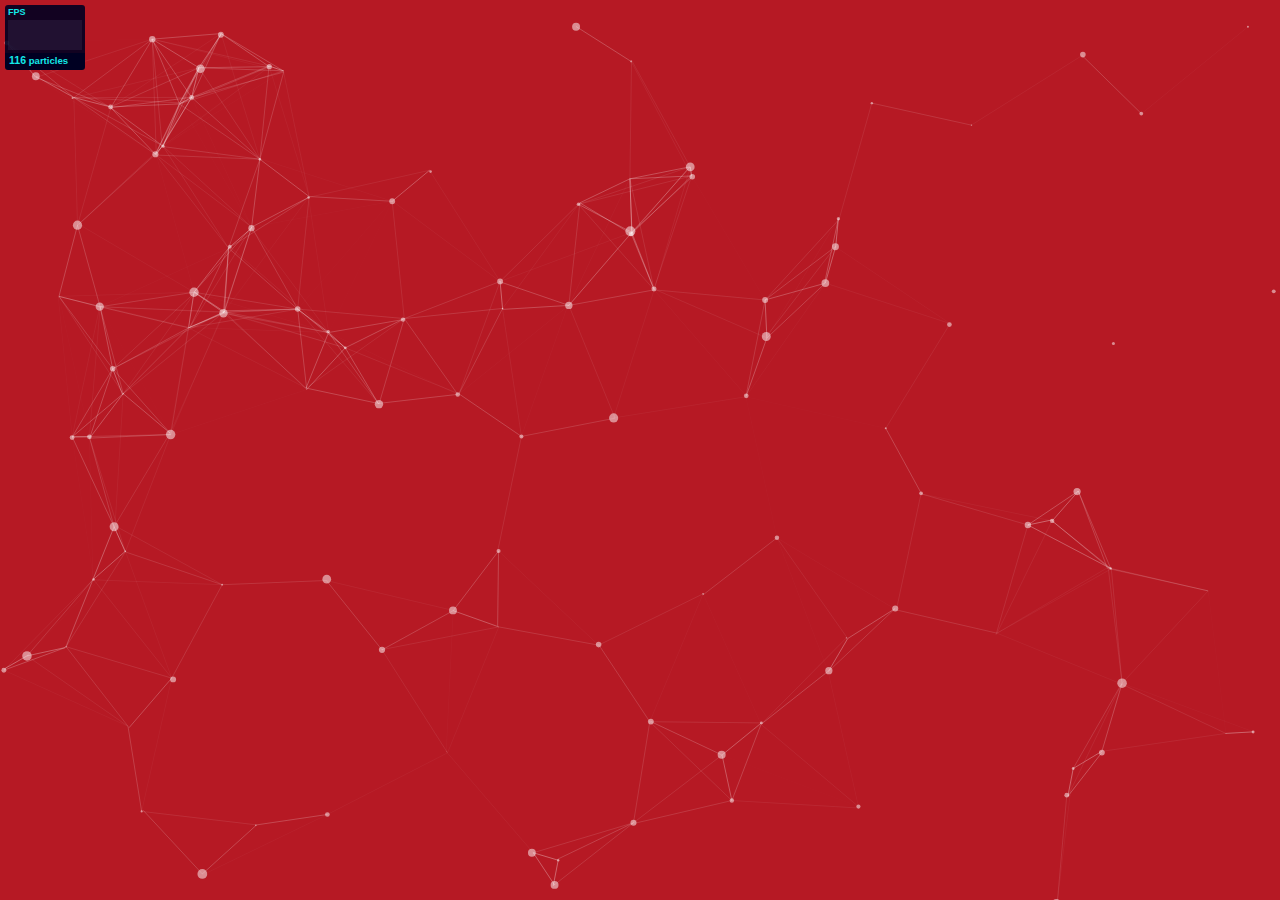
<file: particles.js-master/particles.js-master/demo/index.html>
<!DOCTYPE html>
<html lang="en">
<head>
  <meta charset="utf-8">
  <title>particles.js</title>
  <meta name="description" content="particles.js is a lightweight JavaScript library for creating particles.">
  <meta name="author" content="Vincent Garreau" />
  <meta name="viewport" content="width=device-width, initial-scale=1.0, minimum-scale=1.0, maximum-scale=1.0, user-scalable=no">
  <link rel="stylesheet" media="screen" href="css/style.css">
</head>
<body>

<!-- count particles -->
<div class="count-particles">
  <span class="js-count-particles">--</span> particles
</div>

<!-- particles.js container -->
<div id="particles-js"></div>

<!-- scripts -->
<script src="../particles.js"></script>
<script src="js/app.js"></script>

<!-- stats.js -->
<script src="js/lib/stats.js"></script>
<script>
  var count_particles, stats, update;
  stats = new Stats;
  stats.setMode(0);
  stats.domElement.style.position = 'absolute';
  stats.domElement.style.left = '0px';
  stats.domElement.style.top = '0px';
  document.body.appendChild(stats.domElement);
  count_particles = document.querySelector('.js-count-particles');
  update = function() {
    stats.begin();
    stats.end();
    if (window.pJSDom[0].pJS.particles && window.pJSDom[0].pJS.particles.array) {
      count_particles.innerText = window.pJSDom[0].pJS.particles.array.length;
    }
    requestAnimationFrame(update);
  };
  requestAnimationFrame(update);
</script>

</body>
</html>
</file>
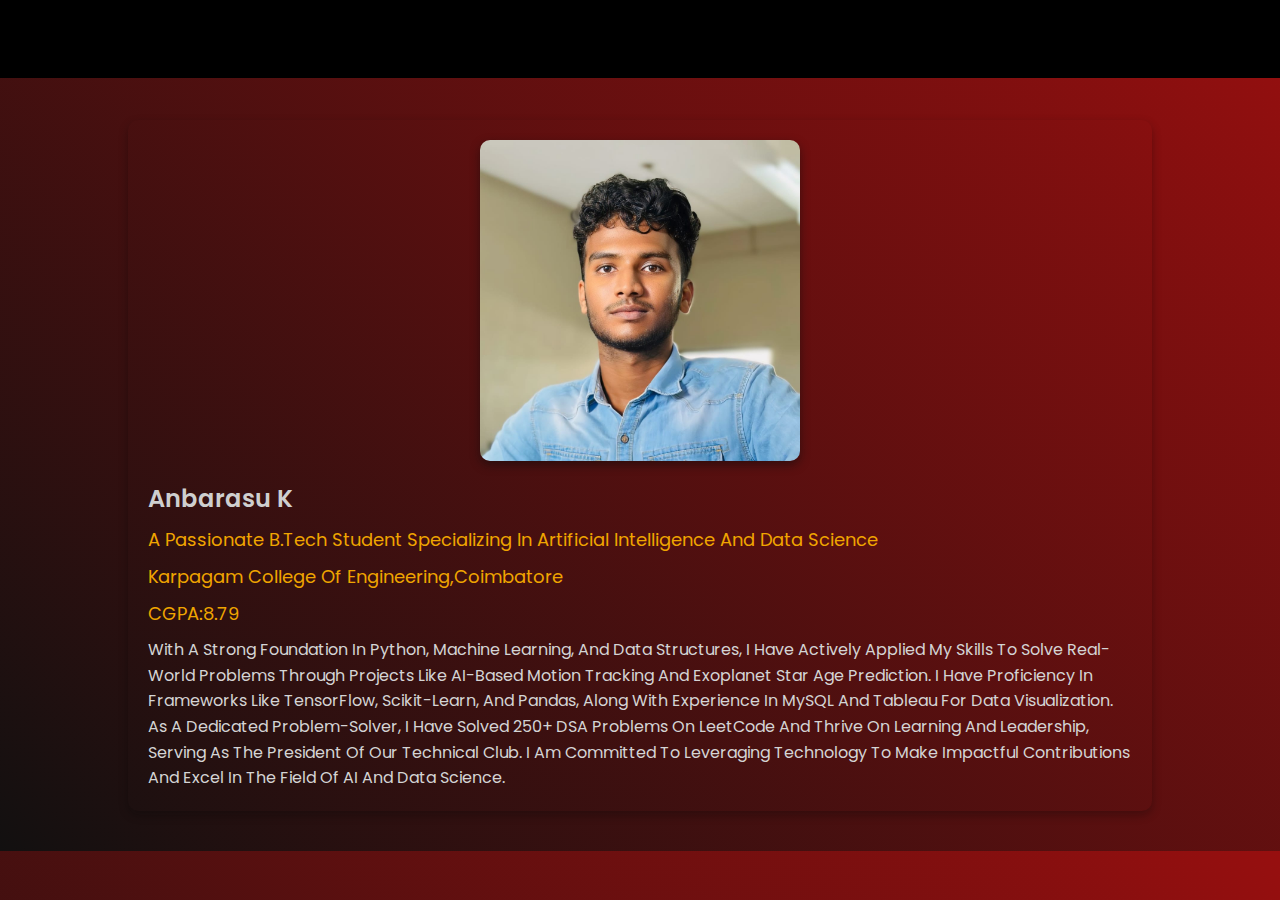
<file: about.html>
<!doctype html>
<html lang="en">
<head>
    <meta charset="UTF-8">
    <meta http-equiv="X-UA-Compatible" content="IE=edge">
    <meta name="viewport" content="width=device-width, initial-scale=1.0">
    <title>Portfolio</title>
    <link href='https://unpkg.com/boxicons@2.1.4/css/boxicons.min.css' rel='stylesheet'>
    <link rel="stylesheet" href="about.css">
    <script>
            function toggleMenu() {
                document.querySelector('.navbar').classList.toggle('active');
            }
        </script>
</head>
<body>
    <header class="header">
        <a href="#" class="logo">Portfolio</a>
         <div class="menu-toggle" onclick="toggleMenu()">
                <i class='bx bx-menu'></i>
            </div>
        <nav class="navbar">
            <a href="index.html" style="--i:1;" class="active">Home</a>
            <a href="about.html" style="--i:2;">About</a>
            <a href="Skills.html" style="--i:3;">Skills</a>
            <a href="project.html" style="--i:4;">Projects</a>
            <a href="contact.html" style="--i:5;">Contact</a>
        </nav>
    </header>
    <section class="home">
        <div class="pro1">
            <div class="pro1-img">
                <img src="me.png.jpg" alt="Motion Tracking">
            </div>
            <div class="pro1-text">
                <h4>Anbarasu K</h4>
                <h6>A passionate B.Tech student specializing in Artificial Intelligence and Data Science</h6>
                <h6>Karpagam College of Engineering,Coimbatore</h6>
                <h6>CGPA:8.79</h6>
                <p>With a strong foundation in Python, Machine Learning, and Data Structures, I have actively applied my skills to solve real-world problems through projects like AI-based motion tracking and exoplanet star age prediction.

                    I have proficiency in frameworks like TensorFlow, Scikit-Learn, and Pandas, along with experience in MySQL and Tableau for data visualization. As a dedicated problem-solver, I have solved 250+ DSA problems on LeetCode and thrive on learning and leadership, serving as the President of our Technical Club.
                    
                    I am committed to leveraging technology to make impactful contributions and excel in the field of AI and Data Science.</p>
            </div>
        </div>
    </section>
</body>
</html>
</file>
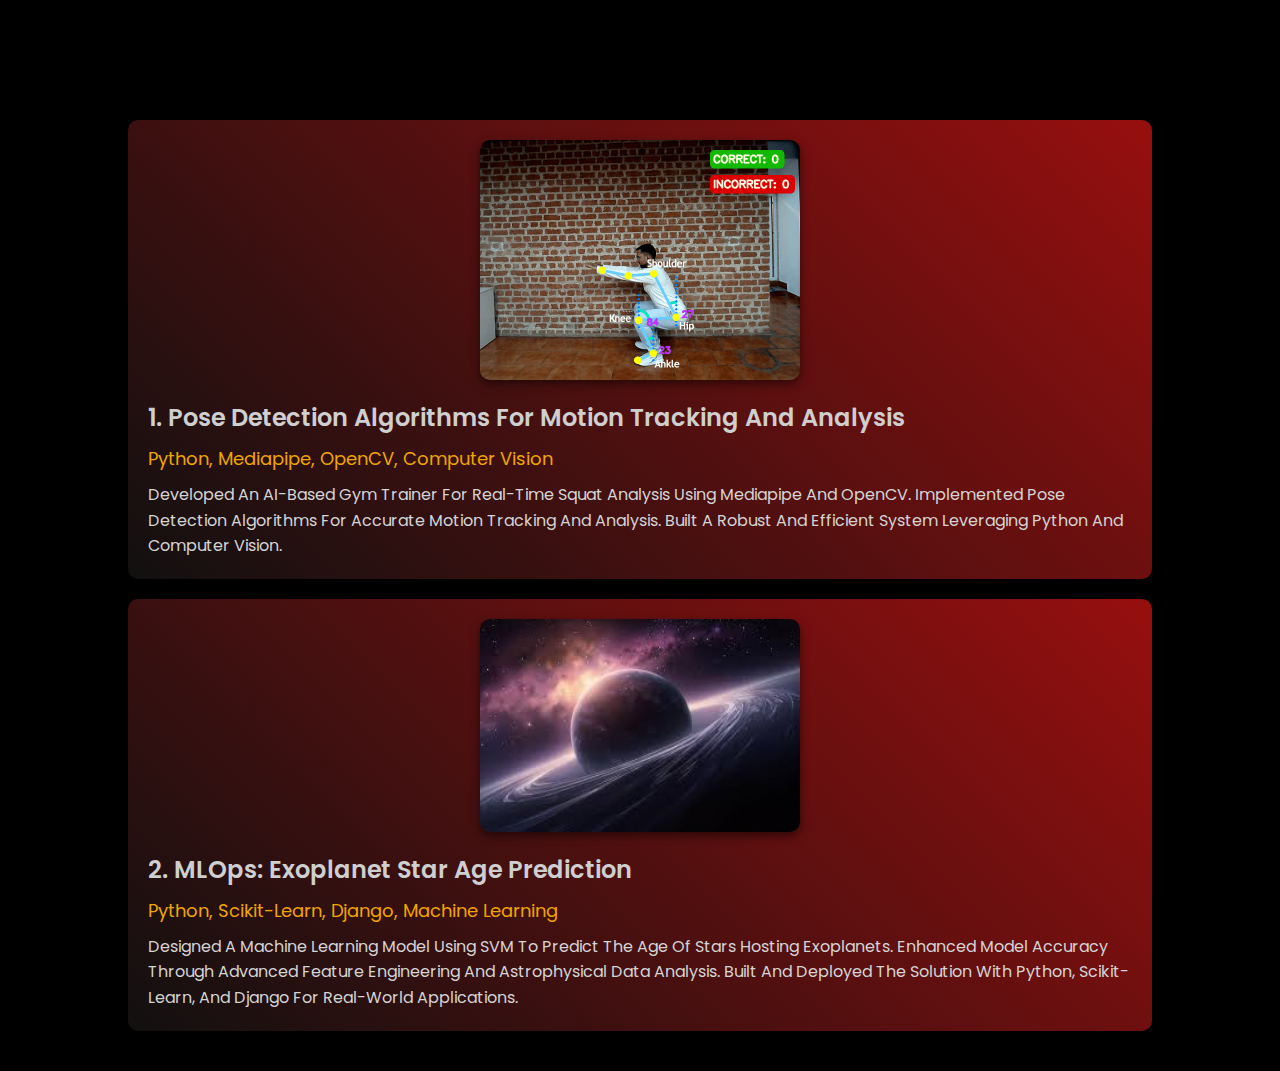
<file: project.html>
<!doctype html>
<html lang="en">
<head>
    <meta charset="UTF-8">
    <meta http-equiv="X-UA-Compatible" content="IE=edge">
    <meta name="viewport" content="width=device-width, initial-scale=1.0">
    <title>Portfolio</title>
    <link href='https://unpkg.com/boxicons@2.1.4/css/boxicons.min.css' rel='stylesheet'>
    <link rel="stylesheet" href="project.css">
    <script>
            function toggleMenu() {
                document.querySelector('.navbar').classList.toggle('active');
            }
        </script>
</head>
<body>
    <header class="header">
        <a href="#" class="logo">Portfolio</a>
        <div class="menu-toggle" onclick="toggleMenu()">
                <i class='bx bx-menu'></i>
            </div>
        <nav class="navbar">
            <a href="index.html" style="--i:1;" class="active">Home</a>
            <a href="about.html" style="--i:2;">About</a>
            <a href="Skills.html" style="--i:3;">Skills</a>
            <a href="project.html" style="--i:4;">Projects</a>
            <a href="contact.html" style="--i:5;">Contact</a>
        </nav>
    </header>
    <section class="home">
        <div class="pro1">
            <div class="pro1-img">
                <img src="motion.png" alt="Motion Tracking">
            </div>
            <div class="pro1-text">
                <h4>1. Pose Detection Algorithms for Motion Tracking and Analysis</h4>
                <h6>Python, Mediapipe, OpenCV, Computer Vision</h6>
                <p>Developed an AI-based gym trainer for real-time squat analysis using Mediapipe and OpenCV. Implemented pose detection algorithms for accurate motion tracking and analysis. Built a robust and efficient system leveraging Python and Computer Vision.</p>
            </div>
        </div>
        <div class="pro2">
            <div class="pro2-img">
                <img src="pro2.png" alt="Exoplanet Star Age Prediction">
            </div>
            <div class="pro2-text">
                <h4>2. MLOps: Exoplanet Star Age Prediction</h4>
                <h6>Python, scikit-learn, Django, Machine Learning</h6>
                <p>Designed a machine learning model using SVM to predict the age of stars hosting exoplanets. Enhanced model accuracy through advanced feature engineering and astrophysical data analysis. Built and deployed the solution with Python, scikit-learn, and Django for real-world applications.</p>
            </div>
        </div>
    </section>
</body>
</html>
</file>
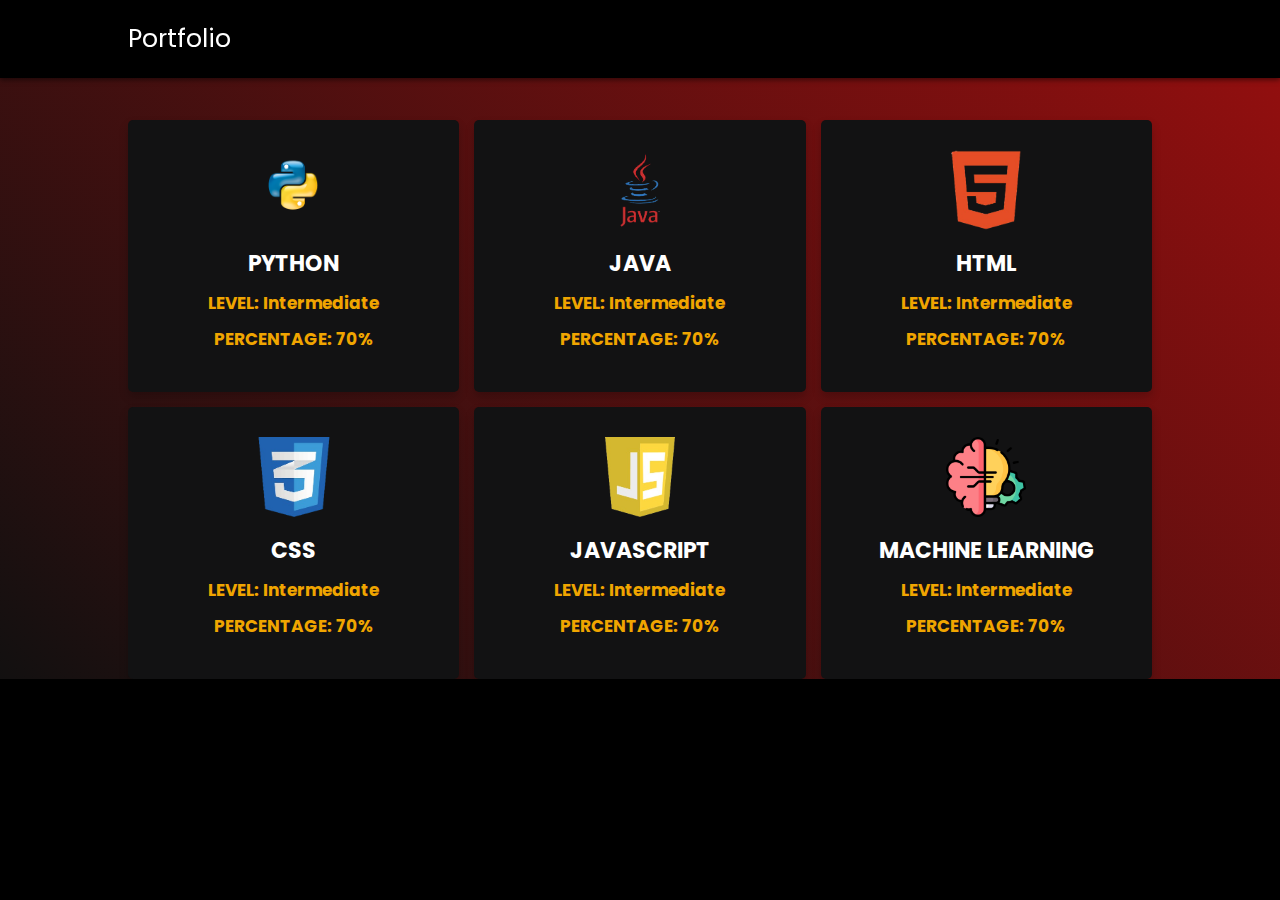
<file: Skills.html>
<!doctype html>
<html>
    <head>
        <meta charset="utf-8">
        <meta name="viewport" content="width=device-width, initial-scale=1.0">
        <meta http-equiv="X-UA-Compatible" content="IE=edge">
        <link href='https://unpkg.com/boxicons@2.1.4/css/boxicons.min.css' rel='stylesheet'>
        <title>Portfolio</title>
        <link rel="stylesheet" href="skills.css">
        <script>
            function toggleMenu() {
                document.querySelector('.navbar').classList.toggle('active');
            }
        </script>
    </head>
    <body>
        <header class="header">
            <a href="#" class="logo">Portfolio</a>
             <div class="menu-toggle" onclick="toggleMenu()">
                <i class='bx bx-menu'></i>
            </div>
            <nav class="navbar">
                <a href="index.html" style="--i:1;" class="active">Home</a>
                <a href="about.html" style="--i:2;">About</a>
                <a href="Skills.html" style="--i:3;">Skills</a>
                <a href="project.html" style="--i:4;">Projects</a>
                <a href="contact.html" style="--i:5;">Contact</a>
            </nav>
        </header>
        <div class="home">
            <div class="box-container">
                <div class="box">
                    <img src="python.png" alt="Python">
                    <h3>PYTHON</h3>
                    <h4>LEVEL: Intermediate</h4>
                    <h4>PERCENTAGE: 70%</h4>
                </div>
                <div class="box">
                    <img src="java.png" alt="Java">
                    <h3>JAVA</h3>
                    <h4>LEVEL: Intermediate</h4>
                    <h4>PERCENTAGE: 70%</h4>
                </div>
                <div class="box">
                    <img src="html.png" alt="HTML">
                    <h3>HTML</h3>
                    <h4>LEVEL: Intermediate</h4>
                    <h4>PERCENTAGE: 70%</h4>
                </div>
                <div class="box">
                    <img src="css.png" alt="CSS">
                    <h3>CSS</h3>
                    <h4>LEVEL: Intermediate</h4>
                    <h4>PERCENTAGE: 70%</h4>
                </div>
                <div class="box">
                    <img src="js.png" alt="JavaScript">
                    <h3>JAVASCRIPT</h3>
                    <h4>LEVEL: Intermediate</h4>
                    <h4>PERCENTAGE: 70%</h4>
                </div>
                <div class="box">
                    <img src="ml.png" alt="Machine Learning">
                    <h3>MACHINE LEARNING</h3>
                    <h4>LEVEL: Intermediate</h4>
                    <h4>PERCENTAGE: 70%</h4>
                </div>
            </div>
        </div>
    </body>
</html>
</file>
<file: about.css>
@import url('https://fonts.googleapis.com/css2?family=Poppins:wght@100;200;300;400;500;600;700;800;900&display=swap');
* {
    margin: 0;
    padding: 0;
    box-sizing: border-box;
    font-family: 'Poppins', sans-serif;
    outline: none;
    border: none;
    text-decoration: none;
    text-transform: capitalize;
    transition: .2s linear;
}

body {
    background: linear-gradient(45deg, rgb(18, 16, 16), rgb(151, 15, 15));
    color: white;
}

.header {
    position: fixed;
    top: 0;
    left: 0;
    width: 100%;
    padding: 20px 10%;
     background: black;
    display: flex;
    justify-content: space-between;
    align-items: center;
    z-index: 100;
}

.logo {
    font-size: 25px;
    color: white;
    opacity: 0;
    animation: slideright 1s ease forwards;
}

.navbar a {
    display: inline-block;
    font-size: 18px;
    color: white;
    text-decoration: none;
    font-weight: 500;
    margin-left: 35px;
    transition: 0.3s;
    opacity: 0;
    animation: slidetop 0.5s ease forwards;
    animation-delay: calc(0.2s * var(--i));
}

.navbar a:hover {
    color: #c83126;
}
.home {
    padding: 100px 10% 20px; 
}
.pro1{
  
    display: flex;
    flex-wrap: wrap;
    align-items: center;
    gap: 20px;
    border-radius: 10px;
    padding: 20px;
    margin: 20px 0;
    box-shadow: 0 4px 10px rgba(6, 6, 6, 0.3);
    animation: slideright 1s ease forwards;
}

.pro1-img{
    flex: 1 1 40%;
    display: flex;
    justify-content: center;
    align-items: center;
}
.pro1-img img {
    max-width: 100%;
    width: 320px;
    height: auto;
    border-radius: 10px;
    box-shadow: 0 4px 10px rgba(12, 12, 12, 0.5);
    animation: zoomin 1s ease forwards;
}

.pro1-text{
    flex: 1 1 60%;
    display: flex;
    flex-direction: column;
    gap: 10px;
    animation: slideright 1s ease forwards;
}

.pro1-text h4 {
    font-size: 24px;
    font-weight: 600;
    color: #cfcfcf;
}

.pro1-text h6 {
    font-size: 18px;
    font-weight: 400;
    color: #f0a500;
}

.pro1-text p {
    font-size: 16px;
    line-height: 1.6;
    color: #d4d4d4;
}

/* Responsive Design */
@media (max-width: 768px) {
    .pro1, .pro2 {
        flex-direction: column;
        padding: 15px;
    }
    .navbar a {
        font-size: 16px;
        margin-left: 20px;
    }
    .header {
        padding: 15px 5%;
    }

    .pro1-img, .pro2-img, 
    .pro1-text, .pro2-text {
        flex: 1 1 100%;
    }

    .pro1-text h4, .pro2-text h4 {
        font-size: 20px;
    }

    .pro1-text h6, .pro2-text h6 {
        font-size: 16px;
    }

    .pro1-text p, .pro2-text p {
        font-size: 14px;
    }
}

/* Animations */
@keyframes slideright {
    0% {
        transform: translateX(-100px);
        opacity: 0;
    }
    100% {
        transform: translateX(0);
        opacity: 1;
    }
}

@keyframes slidetop {
    0% {
        transform: translateY(100px);
        opacity: 0;
    }
    100% {
        transform: translateY(0);
        opacity: 1;
    }
}

@keyframes zoomin {
    0% {
        transform: scale(0);
        opacity: 0;
    }
    100% {
        transform: scale(1);
        opacity: 1;
    }
}
.menu-toggle {
    display: none;
    font-size: 30px;
    cursor: pointer;
    color: white;
}
@media (max-width: 768px) {
    .navbar {
        display: none;
        flex-direction: column;
        background: rgb(151, 15, 15);
        position: absolute;
        top: 60px;
        left: 0;
        width: 100%;
        text-align: center;
    }
    .navbar.active {
        display: flex;
    }
    .navbar a {
        margin: 10px 0;
        padding: 10px;
    }
    .menu-toggle {
        display: block;
    }
}
</file>
<file: project.css>
@import url('https://fonts.googleapis.com/css2?family=Poppins:wght@100;200;300;400;500;600;700;800;900&display=swap');
* {
    margin: 0;
    padding: 0;
    box-sizing: border-box;
    font-family: 'Poppins', sans-serif;
    outline: none;
    border: none;
    text-decoration: none;
    text-transform: capitalize;
    transition: .2s linear;
}

body {
    background-color: black;
    color: white;
}

.header {
    position: fixed;
    top: 0;
    left: 0;
    width: 100%;
    padding: 20px 10%;
    background: black;
    display: flex;
    justify-content: space-between;
    align-items: center;
    z-index: 100;
}

.logo {
    font-size: 25px;
    color: white;
    opacity: 0;
    animation: slideright 1s ease forwards;
}

.navbar a {
    display: inline-block;
    font-size: 18px;
    color: white;
    text-decoration: none;
    font-weight: 500;
    margin-left: 35px;
    transition: 0.3s;
    opacity: 0;
    animation: slidetop 0.5s ease forwards;
    animation-delay: calc(0.2s * var(--i));
}

.navbar a:hover {
    color: #c83126;
}
.home {
    padding: 100px 10% 20px; 
}
.pro1, .pro2 {
    display: flex;
    flex-wrap: wrap;
    align-items: center;
    gap: 20px;
    background: linear-gradient(45deg, rgb(18, 16, 16), rgb(151, 15, 15));
    border-radius: 10px;
    padding: 20px;
    margin: 20px 0;
    box-shadow: 0 4px 10px rgba(0, 0, 0, 0.3);
    animation: slideright 1s ease forwards;
}

.pro1-img, .pro2-img {
    flex: 1 1 40%;
    display: flex;
    justify-content: center;
    align-items: center;
}
.pro1-img img, .pro2-img img {
    max-width: 100%;
    width: 320px;
    height: auto;
    border-radius: 10px;
    box-shadow: 0 4px 10px rgba(0, 0, 0, 0.5);
    animation: zoomin 1s ease forwards;
}

.pro1-text, .pro2-text {
    flex: 1 1 60%;
    display: flex;
    flex-direction: column;
    gap: 10px;
    animation: slideright 1s ease forwards;
}

.pro1-text h4, .pro2-text h4 {
    font-size: 24px;
    font-weight: 600;
    color: #cfcfcf;
}

.pro1-text h6, .pro2-text h6 {
    font-size: 18px;
    font-weight: 400;
    color: #f0a500;
}

.pro1-text p, .pro2-text p {
    font-size: 16px;
    line-height: 1.6;
    color: #d4d4d4;
}

/* Responsive Design */
@media (max-width: 768px) {
    .pro1, .pro2 {
        flex-direction: column;
        padding: 15px;
    }
    .navbar a {
        font-size: 16px;
        margin-left: 20px;
    }
    .header {
        padding: 15px 5%;
    }

    .pro1-img, .pro2-img, 
    .pro1-text, .pro2-text {
        flex: 1 1 100%;
    }

    .pro1-text h4, .pro2-text h4 {
        font-size: 20px;
    }

    .pro1-text h6, .pro2-text h6 {
        font-size: 16px;
    }

    .pro1-text p, .pro2-text p {
        font-size: 14px;
    }
}

/* Animations */
@keyframes slideright {
    0% {
        transform: translateX(-100px);
        opacity: 0;
    }
    100% {
        transform: translateX(0);
        opacity: 1;
    }
}

@keyframes slidetop {
    0% {
        transform: translateY(100px);
        opacity: 0;
    }
    100% {
        transform: translateY(0);
        opacity: 1;
    }
}

@keyframes zoomin {
    0% {
        transform: scale(0);
        opacity: 0;
    }
    100% {
        transform: scale(1);
        opacity: 1;
    }
}
.menu-toggle {
    display: none;
    font-size: 30px;
    cursor: pointer;
    color: white;
}
@media (max-width: 768px) {
    .navbar {
        display: none;
        flex-direction: column;
        background: rgb(151, 15, 15);
        position: absolute;
        top: 60px;
        left: 0;
        width: 100%;
        text-align: center;
    }
    .navbar.active {
        display: flex;
    }
    .navbar a {
        margin: 10px 0;
        padding: 10px;
    }
    .menu-toggle {
        display: block;
    }
}
.menu-toggle {
    display: none;
    font-size: 30px;
    cursor: pointer;
    color: white;
}
@media (max-width: 768px) {
    .navbar {
        display: none;
        flex-direction: column;
        background: rgb(151, 15, 15);
        position: absolute;
        top: 60px;
        left: 0;
        width: 100%;
        text-align: center;
    }
    .navbar.active {
        display: flex;
    }
    .navbar a {
        margin: 10px 0;
        padding: 10px;
    }
    .menu-toggle {
        display: block;
    }
}
</file>
<file: skills.css>
@import url('https://fonts.googleapis.com/css2?family=Poppins:wght@400;500;600&display=swap');
* {
    margin: 0;
    padding: 0;
    box-sizing: border-box;
    font-family: 'Poppins', sans-serif;
    outline: none;
    border: none;
    text-decoration: none;
    text-transform: capitalize;
    transition: .2s linear;
}

body {
    background: black;
    color: white;
    overflow-x: hidden;
}

.header {
    position: fixed;
    top: 0;
    left: 0;
    width: 100%;
    padding: 20px 10%;
    background: black;
    display: flex;
    justify-content: space-between;
    align-items: center;
    z-index: 100;
    box-shadow: 0 2px 5px rgba(0, 0, 0, 0.5);
}

.logo {
    font-size: 25px;
    color: white;
    animation: slideright 1s ease forwards;
}

.navbar a {
    display: inline-block;
    font-size: 18px;
    color: white;
    text-decoration: none;
    font-weight: 500;
    margin-left: 35px;
    transition: .3s;
     opacity: 0;
    animation: slidetop .5s ease forwards;
    animation-delay: calc(.2s * var(--i));
}

.navbar a:hover {
    color: #c83126;
}

.home {
    position: relative;
    width: 100%;
    padding: 120px 10% 0; 
    background: linear-gradient(45deg, rgb(18, 16, 16), rgb(151, 15, 15));
}

.home .box-container {
    display: grid;
    grid-template-columns: repeat(auto-fit, minmax(270px, 1fr));
    gap: 15px;
}

.home .box-container .box {
    box-shadow: 0 5px 10px rgba(0, 0, 0, .2);
    border-radius: 5px;
    background: rgb(18, 18, 19);
    text-align: center;
    padding: 30px 20px;
    animation: zoomin 1s ease forwards;
}

.home .box-container .box img {
    height: 80px;
    max-width: 100%;
    margin-bottom: 10px;
    animation: zoomin 1s ease forwards;
}

.home .box-container .box h3 {
    color: white;
    font-size: 22px;
    margin-bottom: 10px;
}
.home .box-container .box h4 {
  color: #f0a500;
  font-size: 17px;
  margin-bottom: 10px;
}

.home .box-container .box p {
    color: white;
    font-size: 15px;
    line-height: 1.8;
}

@media (max-width: 768px) {
    .navbar a {
        font-size: 16px;
        margin-left: 20px;
    }

    .home .box-container {
        grid-template-columns: 1fr; 
    }

    .header {
        padding: 15px 5%;
    }
}

@media (max-width: 480px) {
    .logo {
        font-size: 20px;
    }

    .navbar a {
        font-size: 14px;
        margin-left: 15px;
    }

    .home {
        padding: 100px 5% 0;
    }

    .home .box-container {
        gap: 10px;
    }

    .home .box-container .box {
        padding: 20px 15px;
    }
}

@keyframes slideright {
    0% {
        transform: translateX(-100px);
        opacity: 0;
    }
    100% {
        transform: translateX(0);
        opacity: 1;
    }
}

@keyframes slidetop {
    0% {
        transform: translateY(100px);
        opacity: 0;
    }
    100% {
        transform: translateY(0);
        opacity: 1;
    }
}

@keyframes zoomin {
    0% {
        transform: scale(0);
        opacity: 0;
    }
    100% {
        transform: scale(1);
        opacity: 1;
    }
}
.menu-toggle {
    display: none;
    font-size: 30px;
    cursor: pointer;
    color: white;
}
@media (max-width: 768px) {
    .navbar {
        display: none;
        flex-direction: column;
        background: rgb(151, 15, 15);
        position: absolute;
        top: 60px;
        left: 0;
        width: 100%;
        text-align: center;
    }
    .navbar.active {
        display: flex;
    }
    .navbar a {
        margin: 10px 0;
        padding: 10px;
    }
    .menu-toggle {
        display: block;
    }
}
</file>
<file: particles.js-master/particles.js-master/demo/css/style.css>
/* =============================================================================
   HTML5 CSS Reset Minified - Eric Meyer
   ========================================================================== */

html,body,div,span,object,iframe,h1,h2,h3,h4,h5,h6,p,blockquote,pre,abbr,address,cite,code,del,dfn,em,img,ins,kbd,q,samp,small,strong,sub,sup,var,b,i,dl,dt,dd,ol,ul,li,fieldset,form,label,legend,table,caption,tbody,tfoot,thead,tr,th,td,article,aside,canvas,details,figcaption,figure,footer,header,hgroup,menu,nav,section,summary,time,mark,audio,video{margin:0;padding:0;border:0;outline:0;font-size:100%;vertical-align:baseline;background:transparent}
body{line-height:1}
article,aside,details,figcaption,figure,footer,header,hgroup,menu,nav,section{display:block}
nav ul{list-style:none}
blockquote,q{quotes:none}
blockquote:before,blockquote:after,q:before,q:after{content:none}
a{margin:0;padding:0;font-size:100%;vertical-align:baseline;background:transparent;text-decoration:none}
mark{background-color:#ff9;color:#000;font-style:italic;font-weight:bold}
del{text-decoration:line-through}
abbr[title],dfn[title]{border-bottom:1px dotted;cursor:help}
table{border-collapse:collapse;border-spacing:0}
hr{display:block;height:1px;border:0;border-top:1px solid #ccc;margin:1em 0;padding:0}
input,select{vertical-align:middle}
li{list-style:none}


/* =============================================================================
   My CSS
   ========================================================================== */

/* ---- base ---- */

html,body{ 
	width:100%;
	height:100%;
	background:#111;
}

html{
  -webkit-tap-highlight-color: rgba(0, 0, 0, 0);
}

body{
  font:normal 75% Arial, Helvetica, sans-serif;
}

canvas{
  display:block;
  vertical-align:bottom;
}


/* ---- stats.js ---- */

.count-particles{
  background: #000022;
  position: absolute;
  top: 48px;
  left: 0;
  width: 80px;
  color: #13E8E9;
  font-size: .8em;
  text-align: left;
  text-indent: 4px;
  line-height: 14px;
  padding-bottom: 2px;
  font-family: Helvetica, Arial, sans-serif;
  font-weight: bold;
}

.js-count-particles{
  font-size: 1.1em;
}

#stats,
.count-particles{
  -webkit-user-select: none;
  margin-top: 5px;
  margin-left: 5px;
}

#stats{
  border-radius: 3px 3px 0 0;
  overflow: hidden;
}

.count-particles{
  border-radius: 0 0 3px 3px;
}


/* ---- particles.js container ---- */

#particles-js{
  width: 100%;
  height: 100%;
  background-color: #b61924;
  background-image: url('');
  background-size: cover;
  background-position: 50% 50%;
  background-repeat: no-repeat;
}
</file>
